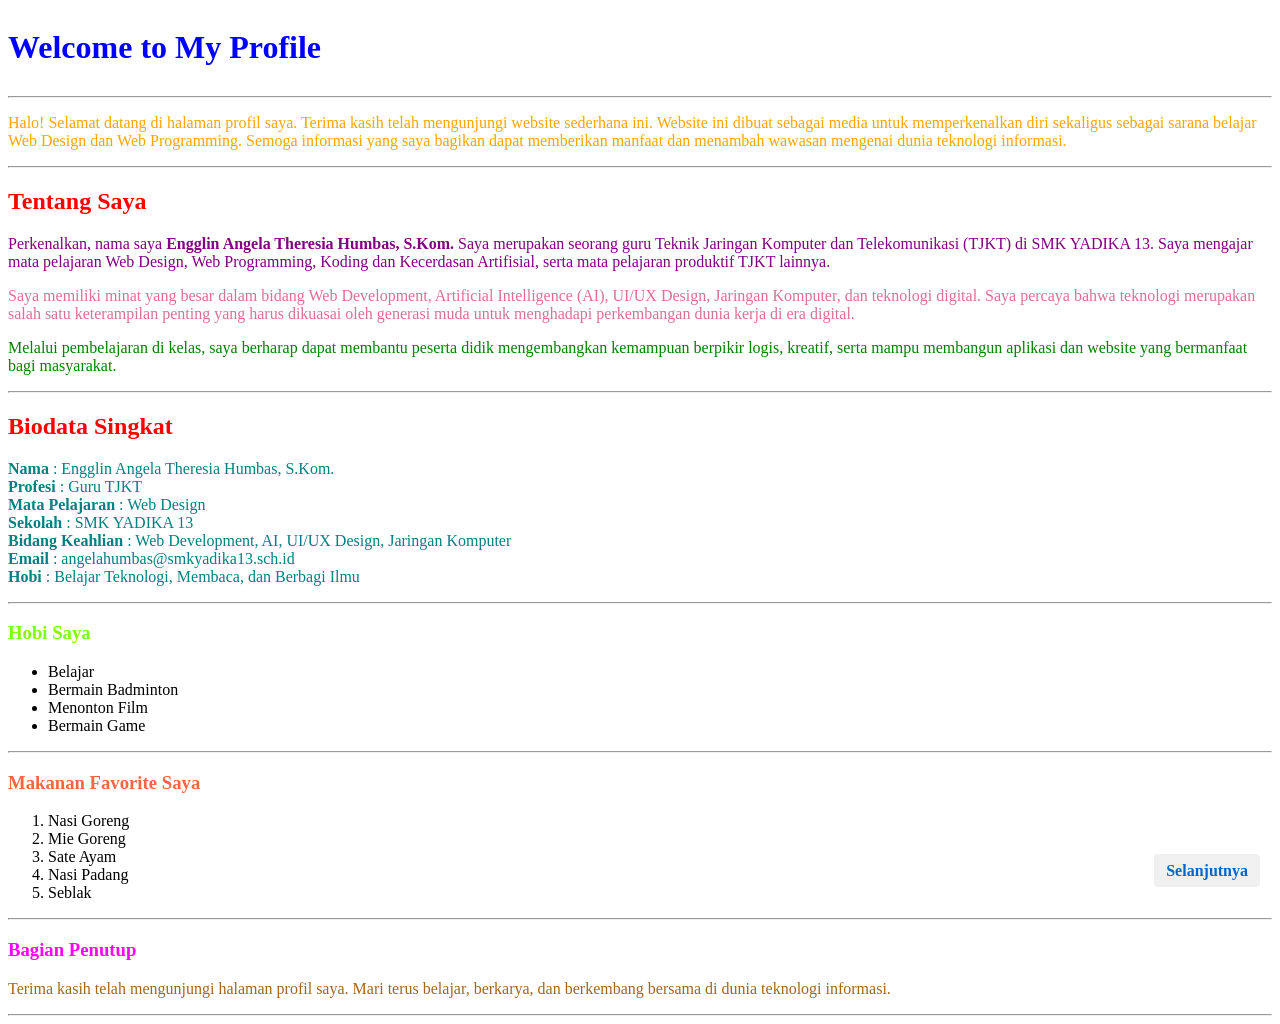
<file: index.html>
<!DOCTYPE html>
<html lang="id">
 
<head>
    <meta charset="UTF-8">
    <meta name="viewport" content="width=device-width, initial-scale=1.0">
    <title>Profil Saya</title>
    <link rel="stylesheet" href="style.css">
</head>

<body>
    <h1 class="teks-berjalan">Welcome to My Profile</h1>
    <hr>
    <p class="paragraf-pertama">
        Halo! Selamat datang di halaman profil saya.
        Terima kasih telah mengunjungi website sederhana ini.
        Website ini dibuat sebagai media untuk memperkenalkan diri sekaligus 
        sebagai sarana belajar Web Design dan Web Programming.
        Semoga informasi yang saya bagikan dapat memberikan manfaat dan
        menambah wawasan mengenai dunia teknologi informasi.
    </p>


    <hr>
    <!-- Cerita Singkat -->
    <h2>Tentang Saya</h2>

    <p class="paragraf-kedua">
        Perkenalkan, nama saya <b>Engglin Angela Theresia Humbas, S.Kom.</b>
        Saya merupakan seorang guru Teknik Jaringan Komputer dan Telekomunikasi
        (TJKT) di SMK YADIKA 13. Saya mengajar mata pelajaran Web Design,
        Web Programming, Koding dan Kecerdasan Artifisial, serta mata pelajaran
        produktif TJKT lainnya.
    </p>

    <p class="paragraf-ketiga">
        Saya memiliki minat yang besar dalam bidang Web Development,
        Artificial Intelligence (AI), UI/UX Design, Jaringan Komputer,
        dan teknologi digital. Saya percaya bahwa teknologi merupakan
        salah satu keterampilan penting yang harus dikuasai oleh generasi
        muda untuk menghadapi perkembangan dunia kerja di era digital.
    </p>

    <p class="paragraf-keempat">
        Melalui pembelajaran di kelas, saya berharap dapat membantu peserta
        didik mengembangkan kemampuan berpikir logis, kreatif, serta mampu
        membangun aplikasi dan website yang bermanfaat bagi masyarakat.
    </p>

    <hr>
    <!-- Biodata -->
    <h2>Biodata Singkat</h2>

    <p class="paragraf-kelima">
        <b>Nama</b> : Engglin Angela Theresia Humbas, S.Kom.<br>
        <b>Profesi</b> : Guru TJKT<br>
        <b>Mata Pelajaran</b> : Web Design<br>
        <b>Sekolah</b> : SMK YADIKA 13<br>
        <b>Bidang Keahlian</b> : Web Development, AI, UI/UX Design,
        Jaringan Komputer<br>
        <b>Email</b> : angelahumbas@smkyadika13.sch.id<br>
        <b>Hobi</b> : Belajar Teknologi, Membaca, dan Berbagi Ilmu
    </p>

    <hr>

    <!--Hobby-->
    <h3 class="hobi-saya">Hobi Saya</h3>
    <ul>
        <li>Belajar</li>
        <li>Bermain Badminton</li>
        <li>Menonton Film</li>
        <li>Bermain Game</li>
    </ul>
    
    <hr>
    <h3 class="makanan-favorite">Makanan Favorite Saya</h3>
    <ol>
        <li>Nasi Goreng</li>
        <li>Mie Goreng</li>
        <li>Sate Ayam</li>
        <li>Nasi Padang</li>
        <li>Seblak</li>
    </ol>
    <hr>

    <!-- Penutup -->
    <h3>Bagian Penutup</h3>

    <p class="paragraf-keenam">
        Terima kasih telah mengunjungi halaman profil saya.
        Mari terus belajar, berkarya, dan berkembang bersama di dunia
        teknologi informasi.
    </p>

    <hr>
    <div class="kontainer-tabel">
            <a href="tabel.html" class="link-tabel">Selanjutnya</a>
    </div>
</body>

</html>
</file>
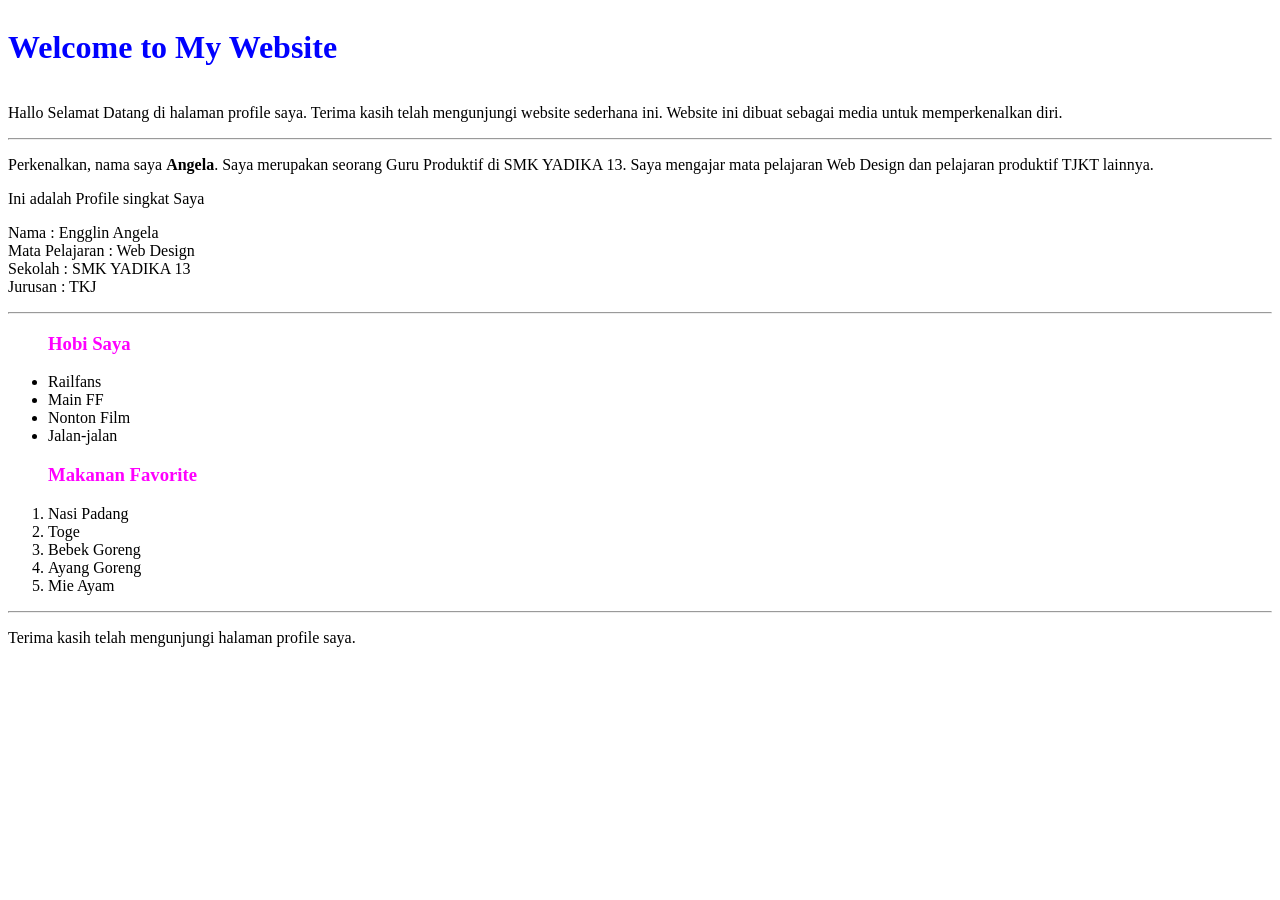
<file: latihan2.html>
<!DOCTYPE html>
<html lang="en">
<head>
    <meta charset="UTF-8">
    <meta name="viewport" content="width=device-width, initial-scale=1.0">
    <title>Latihan 2</title>
    <link rel="stylesheet" href="style.css">
</head>
<body>
    <!--Header-->
    <h1 class="teks-berjalan">Welcome to My Website</h1>
    <p>Hallo Selamat Datang di halaman profile saya.
    Terima kasih telah mengunjungi website sederhana ini.
    Website ini dibuat sebagai media untuk memperkenalkan diri.
    </p>
    <hr>
    <!--Content-->
    <p>Perkenalkan, nama saya <b>Angela</b>.  Saya merupakan seorang Guru Produktif di SMK YADIKA 13. Saya mengajar mata pelajaran Web Design dan pelajaran produktif TJKT lainnya.</p>
    <p>Ini adalah Profile singkat Saya</p>
    <p>
        Nama : Engglin Angela<br>
        Mata Pelajaran : Web Design<br>
        Sekolah : SMK YADIKA 13<br>
        Jurusan : TKJ<br>
    </p>
    <hr>
    <ul>
        <h3>Hobi Saya</h3>
        <li>Railfans</li>
        <li>Main FF</li>
        <li>Nonton Film</li>
        <li>Jalan-jalan</li>
    </ul>
    <ol>
        <h3>Makanan Favorite</h3>
        <li>Nasi Padang</li>
        <li>Toge</li>
        <li>Bebek Goreng</li>
        <li>Ayang Goreng</li>
        <li>Mie Ayam</li>
    </ol>
    <hr>
    <!--Footer-->
    <p>Terima kasih telah mengunjungi halaman profile saya.</p>

</body>
</html>
</file>
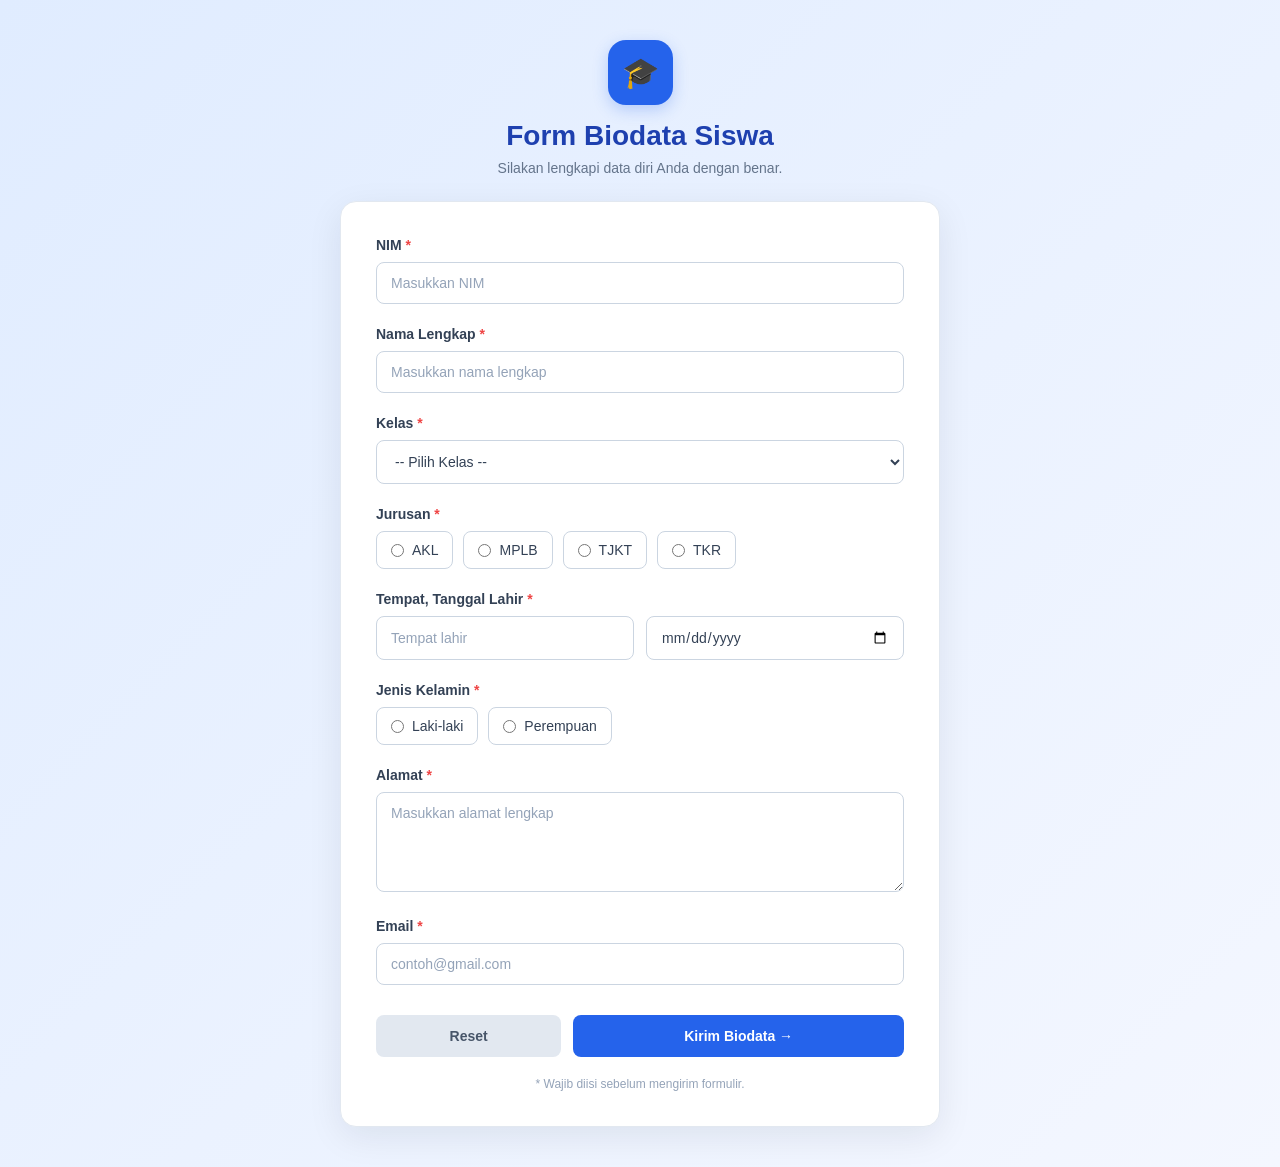
<file: latihan3.html>
<!-- 
<!DOCTYPE html>
<html lang="id">
<head>
    <meta charset="UTF-8">
    <meta name="viewport" content="width=device-width, initial-scale=1.0">
    <title>Form Biodata Siswa</title>
    <link rel="stylesheet" href="latihan3.css">
</head>
<body>

    <h1>Form Biodata Siswa</h1>

    <form>
        <label for="nim">NIM:</label>
        <input type="text" id="nim" name="nim"
               placeholder="Masukkan NIM">
        <br><br>

        <label for="nama">Nama Lengkap:</label>
        <input type="text" id="nama" name="nama"
               placeholder="Masukkan nama lengkap">
        <br><br>

        <label for="kelas">Kelas:</label>
        <select id="kelas" name="kelas">
            <option value="">-- Pilih Kelas --</option>
            <option value="X">X</option>
            <option value="XI">XI</option>
            <option value="XII">XII</option>
        </select>
        <br><br>

        <label>Jurusan:</label>
        <br>

        <input type="radio" id="akl" name="jurusan" value="AKL">
        <label for="akl">AKL</label>
        <br>

        <input type="radio" id="mplb" name="jurusan" value="MPLB">
        <label for="mplb">MPLB</label>
        <br>

        <input type="radio" id="tjkt" name="jurusan" value="TJKT">
        <label for="tjkt">TJKT</label>
        <br>

        <input type="radio" id="tkr" name="jurusan" value="TKR">
        <label for="tkr">TKR</label>
        <br><br>

        <label for="tempat">Tempat, Tanggal Lahir:</label>
        <br>

        <input type="text" id="tempat" name="tempat"
               placeholder="Tempat lahir">
        <br>

        <input type="date" id="tanggal" name="tanggal">
        <br><br>

        <label>Jenis Kelamin:</label>
        <br>

        <input type="radio" id="laki" name="gender"
               value="Laki-laki">
        <label for="laki">Laki-laki</label>
        <br>

        <input type="radio" id="perempuan" name="gender"
               value="Perempuan">
        <label for="perempuan">Perempuan</label>
        <br><br>

        <label for="alamat">Alamat:</label>
        <br>

        <textarea id="alamat" name="alamat" rows="3"
               placeholder="Masukkan alamat">
        <br><br>

        <label for="email">Email:</label>
        <br>

        <input type="email" id="email" name="email"
               placeholder="Masukkan email">
        <br><br>

        <button type="submit">Submit</button>
    </form>

</body>
</html> -->


<!DOCTYPE html>
<html lang="id">
<head>
    <meta charset="UTF-8">
    <meta name="viewport" content="width=device-width, initial-scale=1.0">

    <title>Form Biodata Siswa</title>

    <link rel="stylesheet" href="latihan3.css">
</head>
<body>

    <div class="container">

        <div class="header">
            <div class="icon">🎓</div>
            <h1>Form Biodata Siswa</h1>
            <p>Silakan lengkapi data diri Anda dengan benar.</p>
        </div>

        <form action="#" method="post">

            <!-- NIM -->
            <div class="form-group">
                <label for="nim">NIM <span>*</span></label>
                <input
                    type="text"
                    id="nim"
                    name="nim"
                    placeholder="Masukkan NIM"
                    required
                >
            </div>

            <!-- Nama Lengkap -->
            <div class="form-group">
                <label for="nama">Nama Lengkap <span>*</span></label>
                <input
                    type="text"
                    id="nama"
                    name="nama"
                    placeholder="Masukkan nama lengkap"
                    required
                >
            </div>

            <!-- Kelas -->
            <div class="form-group">
                <label for="kelas">Kelas <span>*</span></label>
                <select id="kelas" name="kelas" required>
                    <option value="">-- Pilih Kelas --</option>
                    <option value="X">X</option>
                    <option value="XI">XI</option>
                    <option value="XII">XII</option>
                </select>
            </div>

            <!-- Jurusan -->
            <div class="form-group">
                <label>Jurusan <span>*</span></label>

                <div class="radio-group">
                    <label class="radio-option">
                        <input type="radio" name="jurusan" value="AKL" required>
                        <span>AKL</span>
                    </label>

                    <label class="radio-option">
                        <input type="radio" name="jurusan" value="MPLB">
                        <span>MPLB</span>
                    </label>

                    <label class="radio-option">
                        <input type="radio" name="jurusan" value="TJKT">
                        <span>TJKT</span>
                    </label>

                    <label class="radio-option">
                        <input type="radio" name="jurusan" value="TKR">
                        <span>TKR</span>
                    </label>
                </div>
            </div>

            <!-- Tempat dan Tanggal Lahir -->
            <div class="form-group">
                <label>Tempat, Tanggal Lahir <span>*</span></label>

                <div class="birth-group">
                    <input
                        type="text"
                        id="tempat"
                        name="tempat"
                        placeholder="Tempat lahir"
                        required
                    >

                    <input
                        type="date"
                        id="tanggal"
                        name="tanggal"
                        required
                    >
                </div>
            </div>

            <!-- Jenis Kelamin -->
            <div class="form-group">
                <label>Jenis Kelamin <span>*</span></label>

                <div class="radio-group">
                    <label class="radio-option">
                        <input
                            type="radio"
                            id="laki"
                            name="gender"
                            value="Laki-laki"
                            required
                        >
                        <span>Laki-laki</span>
                    </label>

                    <label class="radio-option">
                        <input
                            type="radio"
                            id="perempuan"
                            name="gender"
                            value="Perempuan"
                        >
                        <span>Perempuan</span>
                    </label>
                </div>
            </div>

            <!-- Alamat -->
            <div class="form-group">
                <label for="alamat">Alamat <span>*</span></label>
                <textarea
                    id="alamat"
                    name="alamat"
                    rows="4"
                    placeholder="Masukkan alamat lengkap"
                    required
                ></textarea>
            </div>

            <!-- Email -->
            <div class="form-group">
                <label for="email">Email <span>*</span></label>
                <input
                    type="email"
                    id="email"
                    name="email"
                    placeholder="contoh@gmail.com"
                    required
                >
            </div>

            <!-- Tombol -->
            <div class="button-group">
                <button type="reset" class="btn-reset">
                    Reset
                </button>

                <button type="submit" class="btn-submit">
                    Kirim Biodata →
                </button>
            </div>

            <p class="footer-text">
                * Wajib diisi sebelum mengirim formulir.
            </p>

        </form>

    </div>

</body>
</html>
</file>
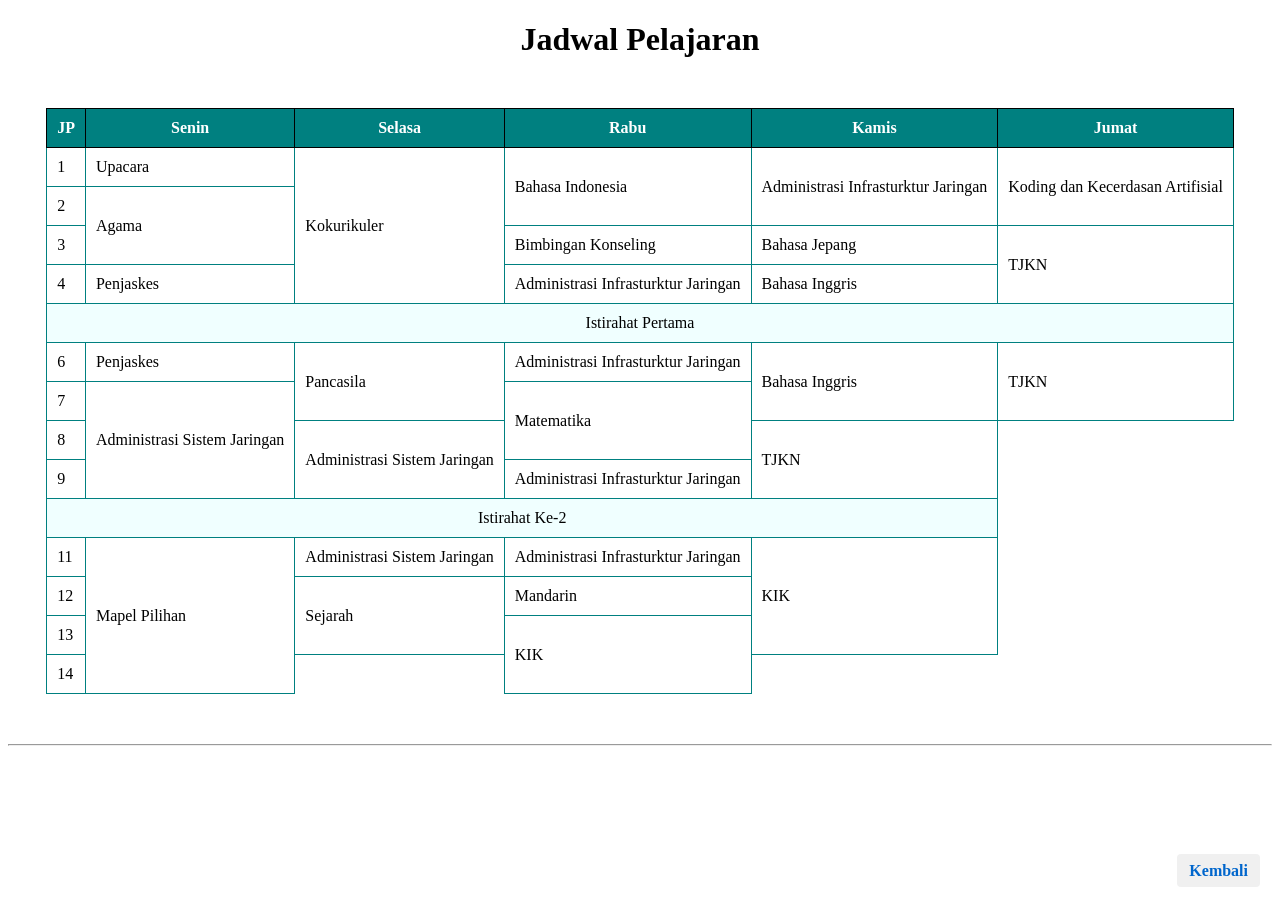
<file: tabel.html>
<!DOCTYPE html>
<html lang="in">
<head>
    <meta charset="UTF-8">
    <meta name="viewport" content="width=device-width, initial-scale=1.0">
    <title>Latihan 3 Membuat Tabel</title>
    <link rel="stylesheet" href="style.css">
</head>
<body> 
    <h1 class="jadwal-pelajaran">Jadwal Pelajaran</h1>
    <table>
        <tr>
            <th>JP</th>
            <th>Senin</th>
            <th>Selasa</th>
            <th>Rabu</th>
            <th>Kamis</th>
            <th>Jumat</th>
        </tr>
        <tr>
            <td>1</td>
            <td>Upacara</td>
            <td rowspan="4">Kokurikuler</td>
            <td rowspan="2">Bahasa Indonesia</td>
            <td rowspan="2">Administrasi Infrasturktur Jaringan</td>
            <td rowspan="2">Koding dan Kecerdasan Artifisial</td>
        </tr>
        <tr>
            <td>2</td>
            <td rowspan="2">Agama</td>
        </tr>
        <tr>
            <td>3</td>
            <td>Bimbingan Konseling</td>
            <td>Bahasa Jepang</td>
            <td rowspan="2">TJKN</td>
        </tr>
        <tr>
            <td>4</td>
            <td>Penjaskes</td>
            <td>Administrasi Infrasturktur Jaringan</td>
            <td>Bahasa Inggris</td>
        </tr>
        <tr class="baris-istirahat">
            <td colspan="6">Istirahat Pertama</td>
        </tr>
        <tr>
            <td>6</td>
            <td>Penjaskes</td>
            <td rowspan="2">Pancasila</td>
            <td>Administrasi Infrasturktur Jaringan</td>
            <td rowspan="2">Bahasa Inggris</td>
            <td rowspan="2">TJKN</td> 
        </tr>
        <tr>
            <td>7</td>
            <td rowspan="3">Administrasi Sistem Jaringan</td>
            <td rowspan="2">Matematika</td>
        </tr>
        <tr>
            <td>8</td>
            <td rowspan="2">Administrasi Sistem Jaringan</td>
            <td rowspan="2">TJKN</td>
            <td></td>
        </tr>
        <tr>
            <td>9</td>
            <td>Administrasi Infrasturktur Jaringan</td>
            <td></td>
        </tr>

        <tr class="baris-istirahat">
            <td colspan="5">Istirahat Ke-2</td>
        </tr>
        <tr>
            <td>11</td>
            <td rowspan="4">Mapel Pilihan</td>
            <td>Administrasi Sistem Jaringan</td>
            <td>Administrasi Infrasturktur Jaringan</td>
            <td rowspan="3">KIK</td>
            <td></td>
        </tr>
        <tr>
            <td>12</td>
            <td rowspan="2">Sejarah</td>
            <td>Mandarin</td>
            <td></td>
        </tr>
        <tr>
            <td>13</td>
            <td rowspan="2">KIK</td>
            <td></td>
        </tr>
        <tr>
            <td>14</td>
            <td></td>
            <td></td>
            <td></td>
        </tr>
    </table>

    <hr>
    <div class="kontainer-tabel">
            <a href="index.html" class="link-tabel">Kembali</a>
    </div>
</body>
</html>
</file>
<file: style.css>
body {
    background-color:white;
}

.teks-berjalan {
    color: blue;
    display: inline-block;
    white-space: nowrap;
    animation: jalan 12s linear infinite;
}

@keyframes jalan {
    from {
        transform: translateX(300%);
    }

    to {
        transform: translateX(-100%);
    }
}

.paragraf-pertama {
    color: orange;
}

h2 {
    color: red;
}

h3 {
    color: magenta;
}

.paragraf-kedua {
    color: purple;
}

.paragraf-ketiga {
    color: palevioletred;
}

.paragraf-keempat {
    color: green;
}

.paragraf-kelima {
    color: teal;
}

.hobi-saya {
    color:chartreuse;
}

.makanan-favorite {
    color: tomato;
}

.paragraf-keenam {
    color: rgb(164, 102, 22);
}

.jadwal-pelajaran {
    text-align: center;
}

table {
    margin: 50px auto;
    border-spacing: 0px;  /*Untuk menghapus jarak spasi antar sel*/
    border-collapse: collapse;
}

th {
    background-color: teal;
    color: white;
    padding:10px; /*Jarak antar elemen*/
    border: 1px solid black;
}

td {
    padding: 10px; /*Jarak teks yang ada di dalam sel supaya tidak terlalu rapat*/
    border: 1px solid teal;
}

/*tr:nth-child(even) { Setiap baris ganjil diberikan warna blue
    background-color: whitesmoke;
} */

.baris-istirahat {
    background-color:azure;
    border-left: none;
    border-right: none;
    text-align: center;
}

td:empty {
    border:none;
}

.kontainer-tabel {
    position: fixed; /*agar tetap berada diposisi yang sama saat layar di scroll*/
    bottom: 20px;
    right: 20px;
    z-index: 1000;
}

.link-tabel {
    text-decoration: none;
    color: #0066cc;
    font-weight: bold;
    background-color: #f0f0f0;
    padding: 8px 12px;
    border-radius: 4px;
    box-shadow: 0 2px 5px rgba (0,0,0,0.2);
}
</file>
<file: latihan3.css>
/* ==============================
   PENGATURAN DASAR
============================== */

* {
    margin: 0;
    padding: 0;
    box-sizing: border-box;
}

body {
    font-family: 'Segoe UI', Arial, sans-serif;
    background: linear-gradient(135deg, #e0ecff, #f4f7ff);
    color: #334155;
    min-height: 100vh;
    padding: 40px 20px;
}

/* ==============================
   CONTAINER
============================== */

.container {
    max-width: 600px;
    margin: auto;
}

/* ==============================
   HEADER
============================== */

.header {
    text-align: center;
    margin-bottom: 25px;
}

.icon {
    width: 65px;
    height: 65px;
    background: #2563eb;
    color: white;
    border-radius: 18px;
    display: flex;
    align-items: center;
    justify-content: center;
    font-size: 30px;
    margin: 0 auto 15px;
    box-shadow: 0 5px 15px rgba(37, 99, 235, 0.25);
}

.header h1 {
    color: #1e40af;
    font-size: 28px;
    margin-bottom: 8px;
}

.header p {
    color: #64748b;
    font-size: 14px;
}

/* ==============================
   FORM
============================== */

form {
    background: #ffffff;
    padding: 35px;
    border-radius: 16px;
    box-shadow: 0 10px 35px rgba(15, 23, 42, 0.08);
    border: 1px solid #e2e8f0;
}

/* ==============================
   FORM GROUP
============================== */

.form-group {
    margin-bottom: 22px;
}

.form-group > label {
    display: block;
    font-size: 14px;
    font-weight: 600;
    color: #334155;
    margin-bottom: 9px;
}

.form-group > label span {
    color: #ef4444;
}

/* ==============================
   INPUT DAN SELECT
============================== */

input[type="text"],
input[type="email"],
input[type="date"],
select,
textarea {
    width: 100%;
    padding: 12px 14px;
    border: 1px solid #cbd5e1;
    border-radius: 8px;
    font-family: inherit;
    font-size: 14px;
    color: #334155;
    background-color: #ffffff;
    outline: none;
    transition: 0.3s ease;
}

input::placeholder,
textarea::placeholder {
    color: #94a3b8;
}

/* Efek ketika input dipilih */

input:focus,
select:focus,
textarea:focus {
    border-color: #2563eb;
    box-shadow: 0 0 0 3px rgba(37, 99, 235, 0.12);
}

/* ==============================
   RADIO BUTTON
============================== */

.radio-group {
    display: flex;
    flex-wrap: wrap;
    gap: 10px;
}

.radio-option {
    display: flex;
    align-items: center;
    gap: 8px;
    padding: 10px 14px;
    border: 1px solid #cbd5e1;
    border-radius: 8px;
    cursor: pointer;
    transition: 0.3s ease;
    font-size: 14px;
    background: #ffffff;
}

.radio-option:hover {
    background: #eff6ff;
    border-color: #2563eb;
}

.radio-option input[type="radio"] {
    accent-color: #2563eb;
    cursor: pointer;
}

.radio-option span {
    font-weight: 500;
}

/* ==============================
   TEMPAT DAN TANGGAL LAHIR
============================== */

.birth-group {
    display: flex;
    gap: 12px;
}

.birth-group input {
    flex: 1;
    min-width: 0;
}

/* ==============================
   TEXTAREA
============================== */

textarea {
    resize: vertical;
    min-height: 100px;
}

/* ==============================
   TOMBOL
============================== */

.button-group {
    display: flex;
    gap: 12px;
    margin-top: 30px;
}

button {
    padding: 13px 20px;
    border: none;
    border-radius: 8px;
    font-size: 14px;
    font-weight: 600;
    cursor: pointer;
    transition: 0.3s ease;
}

.btn-submit {
    flex: 2;
    background: #2563eb;
    color: white;
}

.btn-submit:hover {
    background: #1d4ed8;
    transform: translateY(-2px);
    box-shadow: 0 5px 12px rgba(37, 99, 235, 0.2);
}

.btn-reset {
    flex: 1;
    background: #e2e8f0;
    color: #475569;
}

.btn-reset:hover {
    background: #cbd5e1;
}

/* ==============================
   FOOTER
============================== */

.footer-text {
    text-align: center;
    font-size: 12px;
    color: #94a3b8;
    margin-top: 20px;
}

/* ==============================
   RESPONSIVE / MOBILE
============================== */

@media screen and (max-width: 600px) {

    body {
        padding: 25px 12px;
    }

    form {
        padding: 22px 18px;
    }

    .header h1 {
        font-size: 24px;
    }

    .birth-group {
        flex-direction: column;
    }

    .radio-group {
        gap: 8px;
    }

    .radio-option {
        padding: 9px 11px;
    }

    .button-group {
        flex-direction: column-reverse;
    }

    .btn-submit,
    .btn-reset {
        width: 100%;
        flex: auto;
    }
}
</file>
